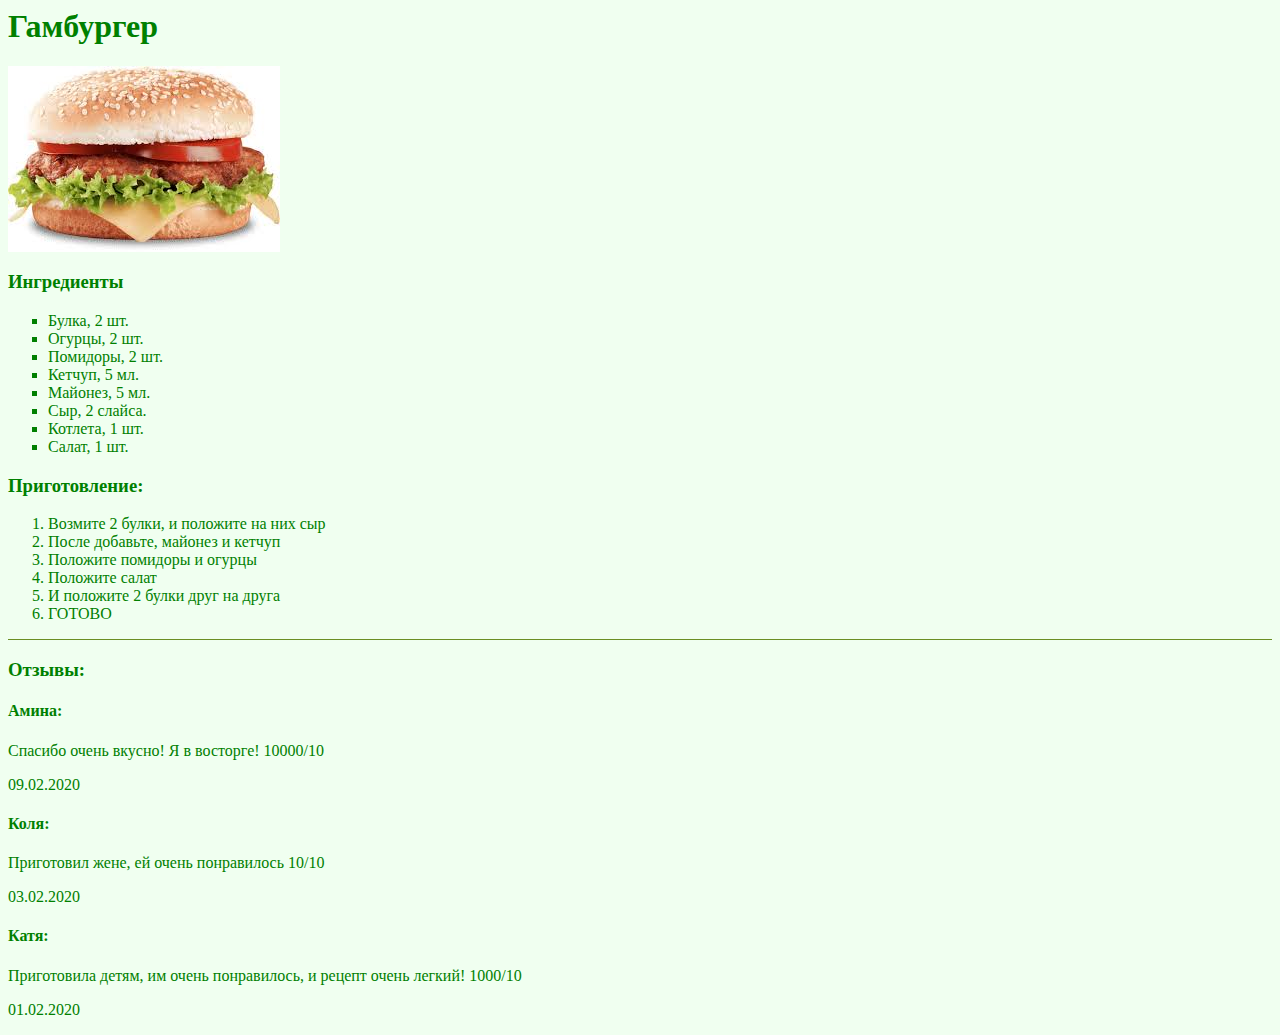
<file: Index2.html>
<html>

  <head>
    <link rel="stylesheet" href="style2.css">
  </head>

  <body>
   <h1>Гамбургер</h1> 
   <img src="[data-uri]">
    <h3> Ингредиенты</h3>
     <ul>
       <li>Булка, 2 шт.</li>
       <li>Огурцы, 2 шт.</li>
       <li>Помидоры, 2 шт.</li>
       <li>Кетчуп, 5 мл.</li>
       <li>Майонез, 5 мл.</li>
       <li>Сыр, 2 слайса.</li>
       <li>Котлета, 1 шт.</li>
       <li>Салат, 1 шт.</li>
     </ul>
    <h3>Приготовление:</h3>
      <ol>
        <li>Возмите 2 булки, и положите на них сыр</li>
        <li>После добавьте, майонез и кетчуп</li>
        <li>Положите помидоры и огурцы</li>
        <li>Положите салат</li>
        <li>И положите 2 булки друг на друга</li>
        <li>ГОТОВО </li>
      </ol>
      <hr>
      <h3>Отзывы:</h3>
       <h4>Амина:</h4>
        <p> Спасибo очень вкусно! Я в восторге! 10000/10</p>
        <p> 09.02.2020</p>
       <h4>Коля:</h4>
         <p>Приготовил жене, ей очень понравилось 10/10 </p>
         <p>03.02.2020</p>
       <h4>Катя:</h4>
          <p>Приготовила детям, им очень понравилось, и рецепт очень легкий! 1000/10</p>
          <p>01.02.2020</p>
 </body>

</html>
</file>
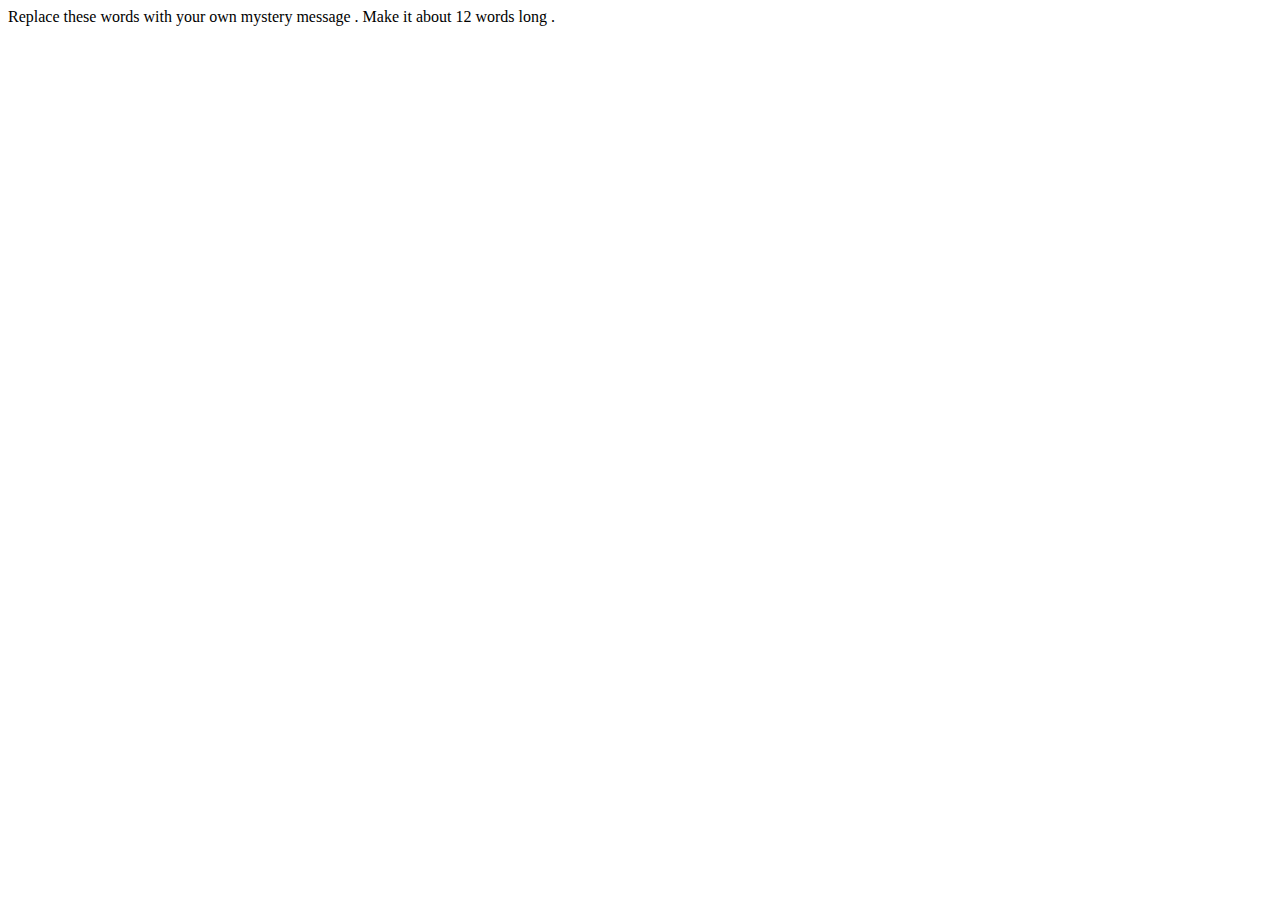
<file: index3.html.html>
<html>
  <head>
    <title>Mystery Letter</title>
    <link rel="stylesheet" href="style.css">
    <script src="prefixfree.js"></script>
  </head>
  
  <body>
    
    <p>
      <span class="">Replace</span> 
      <span class="">these</span> 
      <span class="">words</span> 
      <span class="">with</span> 
      <span class="">your</span> 
      <span class="">own</span> 
      <span class="">mystery</span> 
      <span class="">message</span> 
      <span class="">.</span> 
      <span class="">Make</span> 
      <span class="">it</span>
      <span class="">about</span>
      <span class="">12</span> 
      <span class="">words</span> 
      <span class="">long</span> 
      <span class="">.</span>
    </p>
    
  </body>
  
</html>
</file>
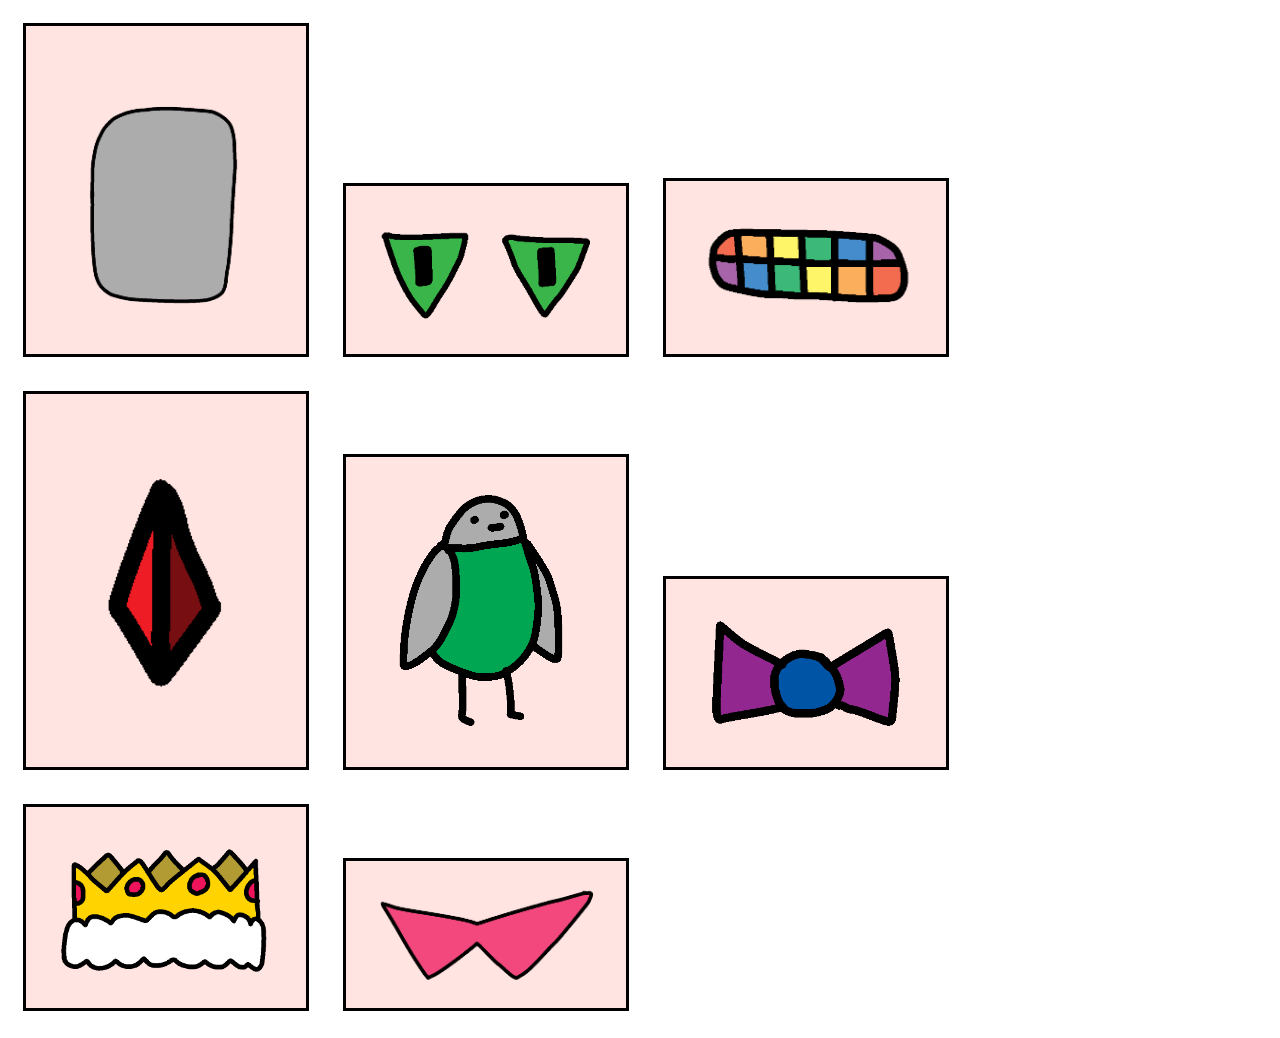
<file: robot.html>
<html>

  <head>
    <link rel="stylesheet" href="style.css">
  </head>
  
  <body>
    <img id="face" src="face.png">

    <img id="eyes3" src="eyes3.png">
    <img id="mouth1" src="mouth1.png">

    
    <img id="nose3" src="nose3.png">
    
    <img id="bird" src="bird.png">
    <img id="bowtie" src="bowtie.png">
    <img id="crown" src="crown.png">
    
    
    <img id="sunglasses" src="sunglasses.png"> 
  </body>
  
</html>
</file>
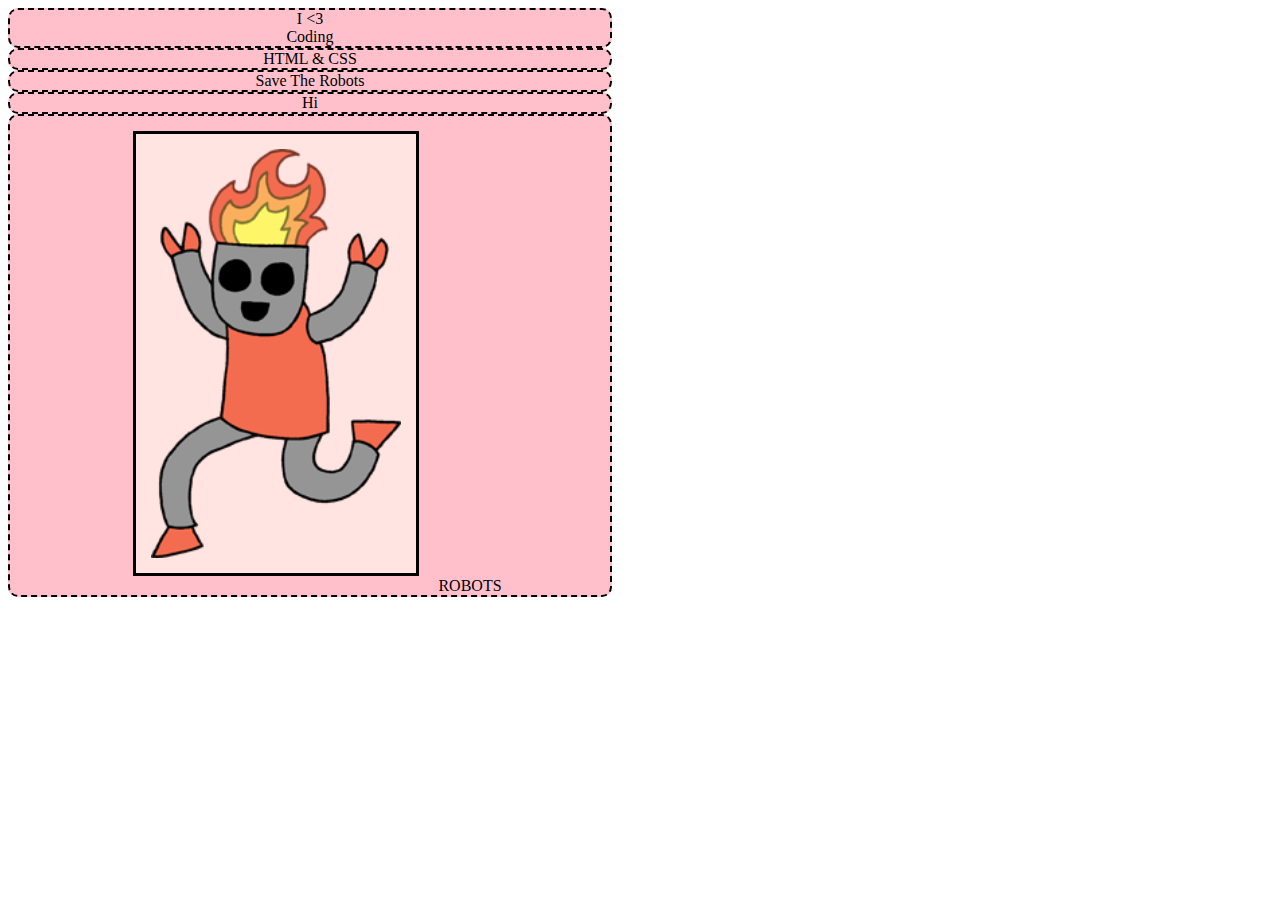
<file: sticker.html>
<html>
  <head>
    <link rel="stylesheet" href="style.css">
    <script src="prefixfree.js"></script>
  </head>
  
  <body>
    <div class="sticker" id = "coding">
      I &lt;3 <br> Coding
    </div>
    
    <div class="sticker" id = "web">
      HTML & CSS
    </div>   
    <div class="sticker" id = "robot">
      Save The Robots
    </div>
    
    <div class="sticker" id = "hi">
      Hi
    </div>
    
     <div class="sticker" id = "robott">
       <img src = "firerobot.png">
       <span id = "firetext">ROBOTS</span>
     </div>
    
  </body>
  
</html>
</file>
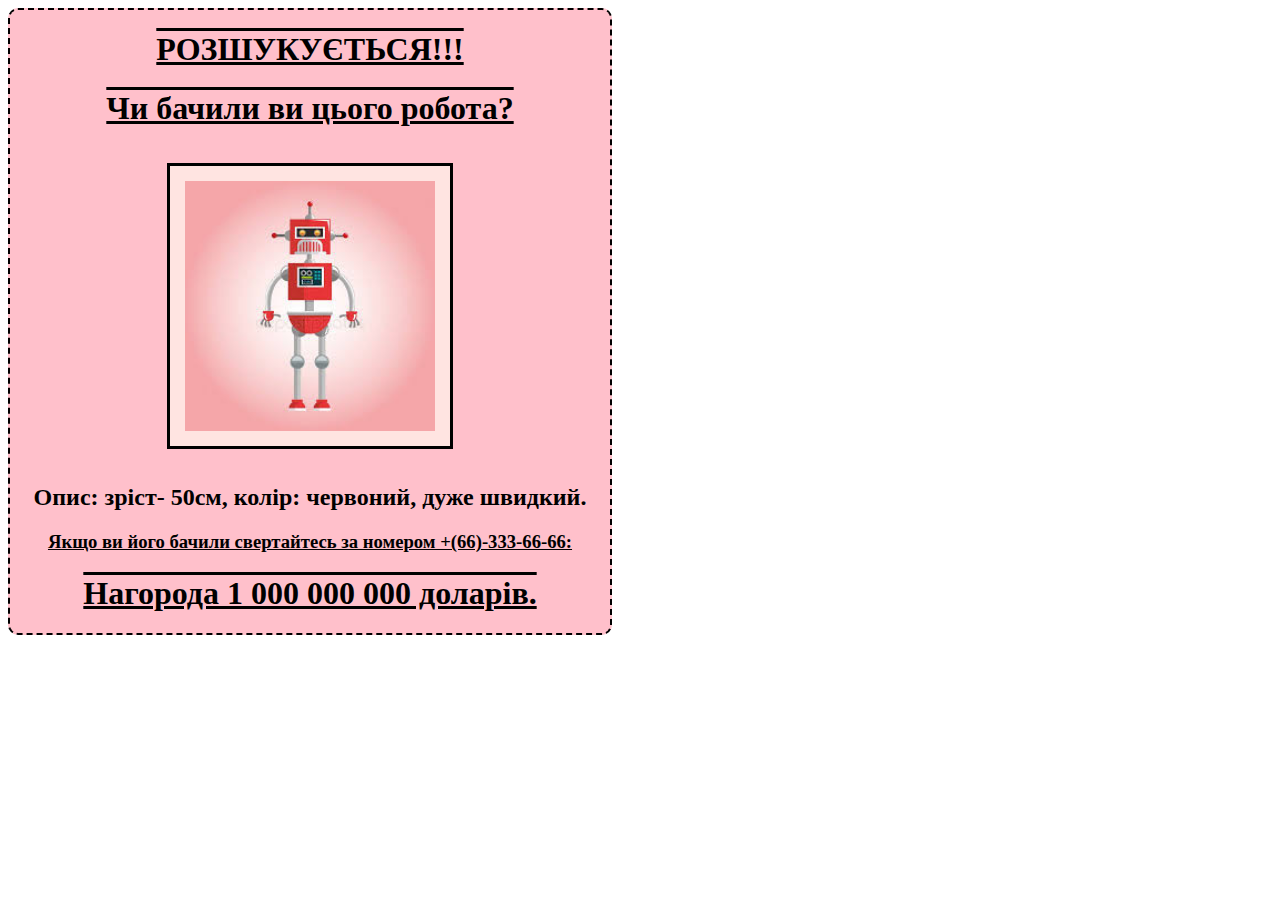
<file: wanted.html>
<html>

  <head>
    <link rel="stylesheet" href="style.css">
  </head>

  <body>
     <div>
      <h1>РОЗШУКУЄТЬСЯ!!!</h1> 
      <h1>Чи бачили ви цього робота? </h1>
      <img src= "[data-uri]">
      <h2>Опис: зріст- 50см, колір: червоний, дуже швидкий. </h2> 
      <h3>Якщо ви його бачили свертайтесь за номером +(66)-333-66-66:</h3>  
      <h1>Нагорода 1 000 000 000 доларів.</h1>
  </div>
 
    
  </body>

</html>
</file>
<file: style2.css>
body {
  color:green;
  background:#F0FFF0;
}
hr{
  height: 1px;
  border: none;
  background-color:#6B8E23;
}
ul{
  list-style-type: square;
}
</file>
<file: style.css>
div{
 text-align:center;
 width:600px;
 overflow:hidden;
 border:2px dashed black;
 border-radius:10px;
 background:pink;
}
img{
  width:250px;
  border: 3px solid black;
  padding: 15px;
  margin:15px;
  background:#FFE4E1;
}
h1{
  font-family:Impact;
  text-decoration:underline overline;
  font-size:24pt;
}
h3{
  text-decoration:underline;
  font-size:14pt;
  color: black;
}
h2{
  font-weight: bold;
}
</file>
